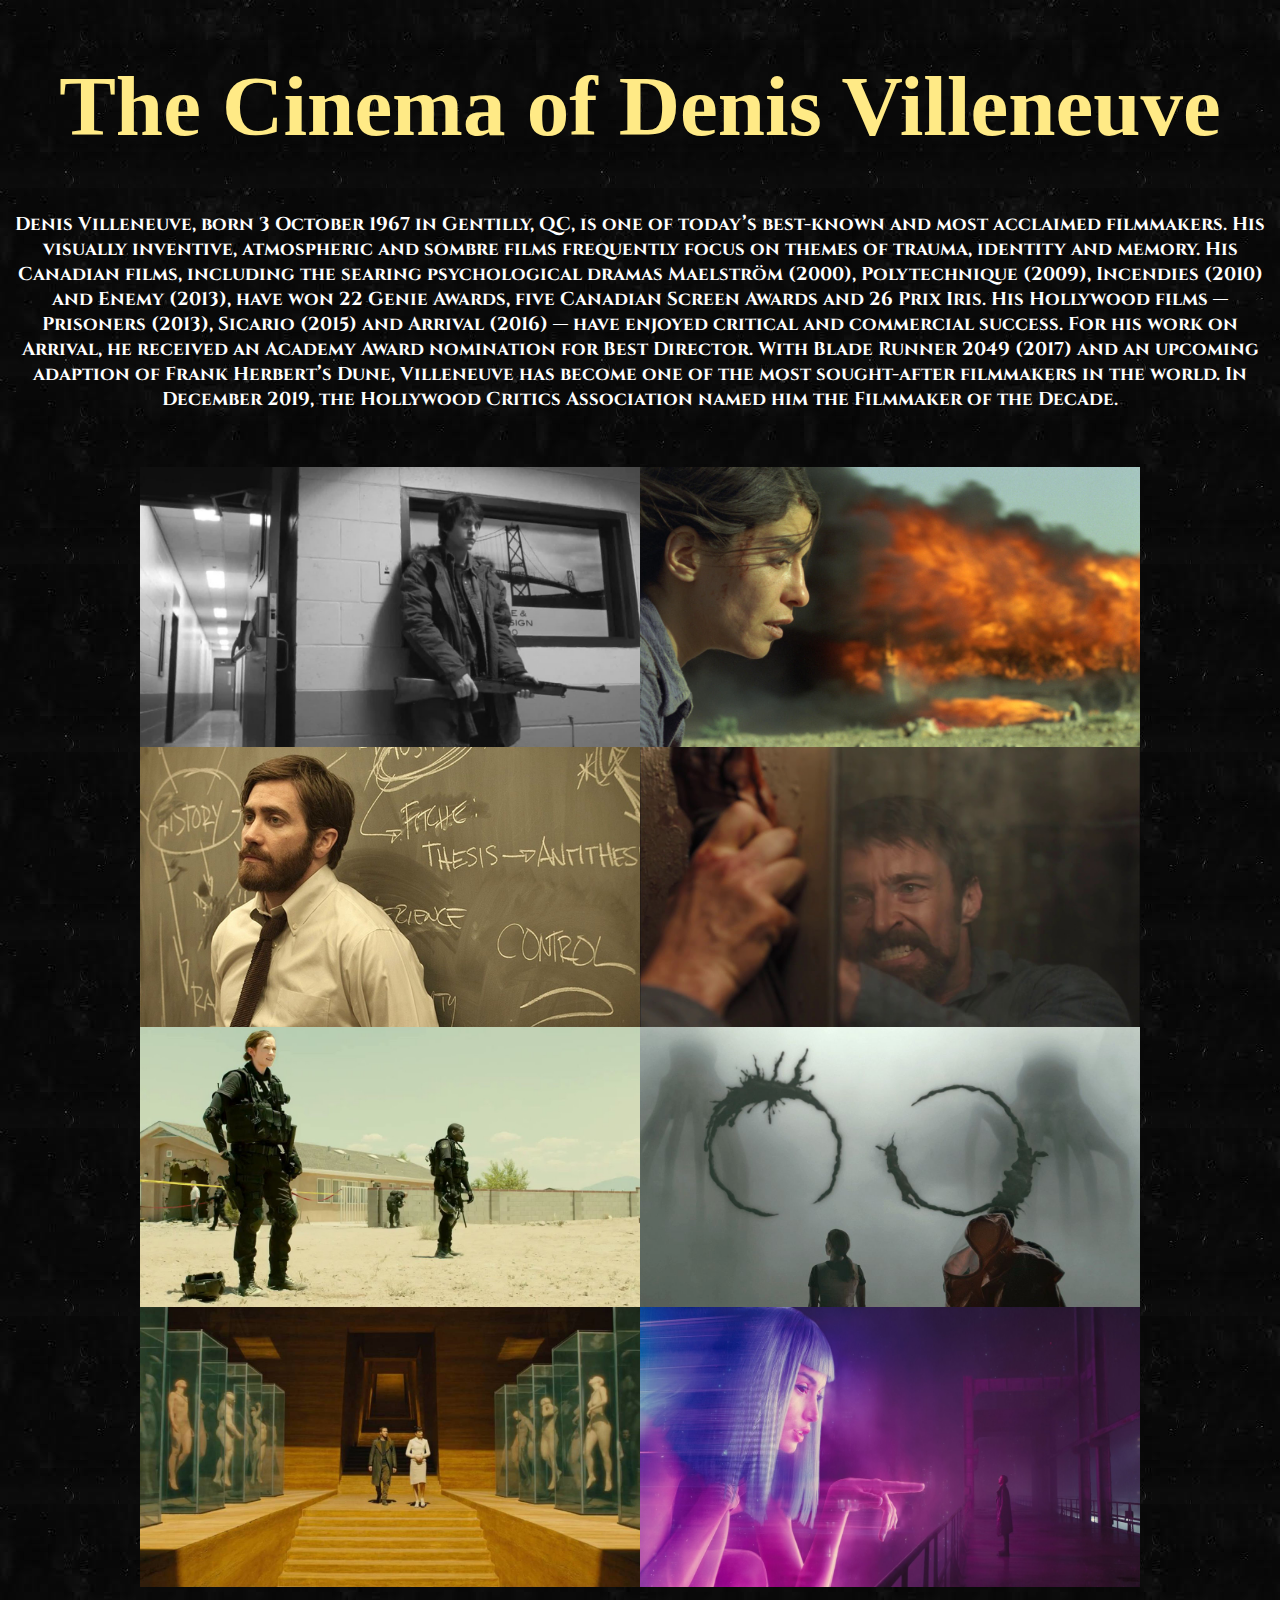
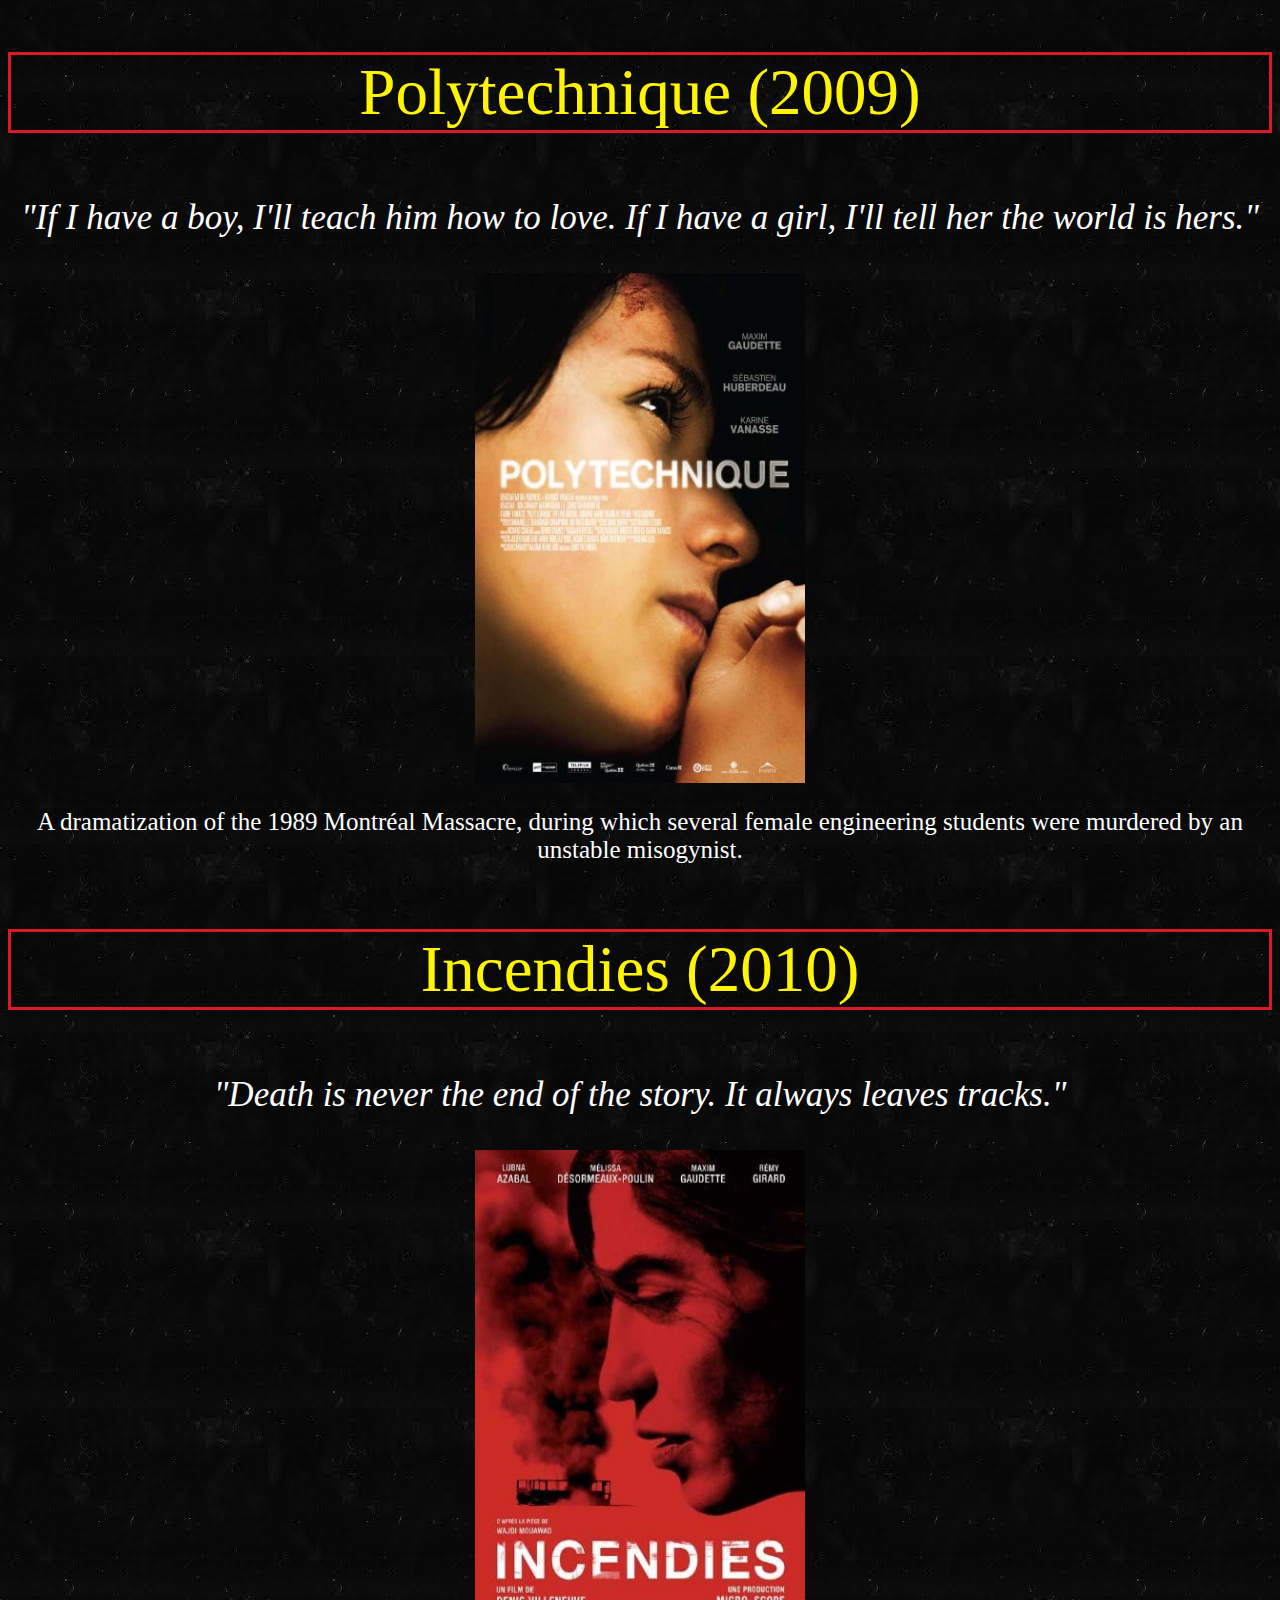
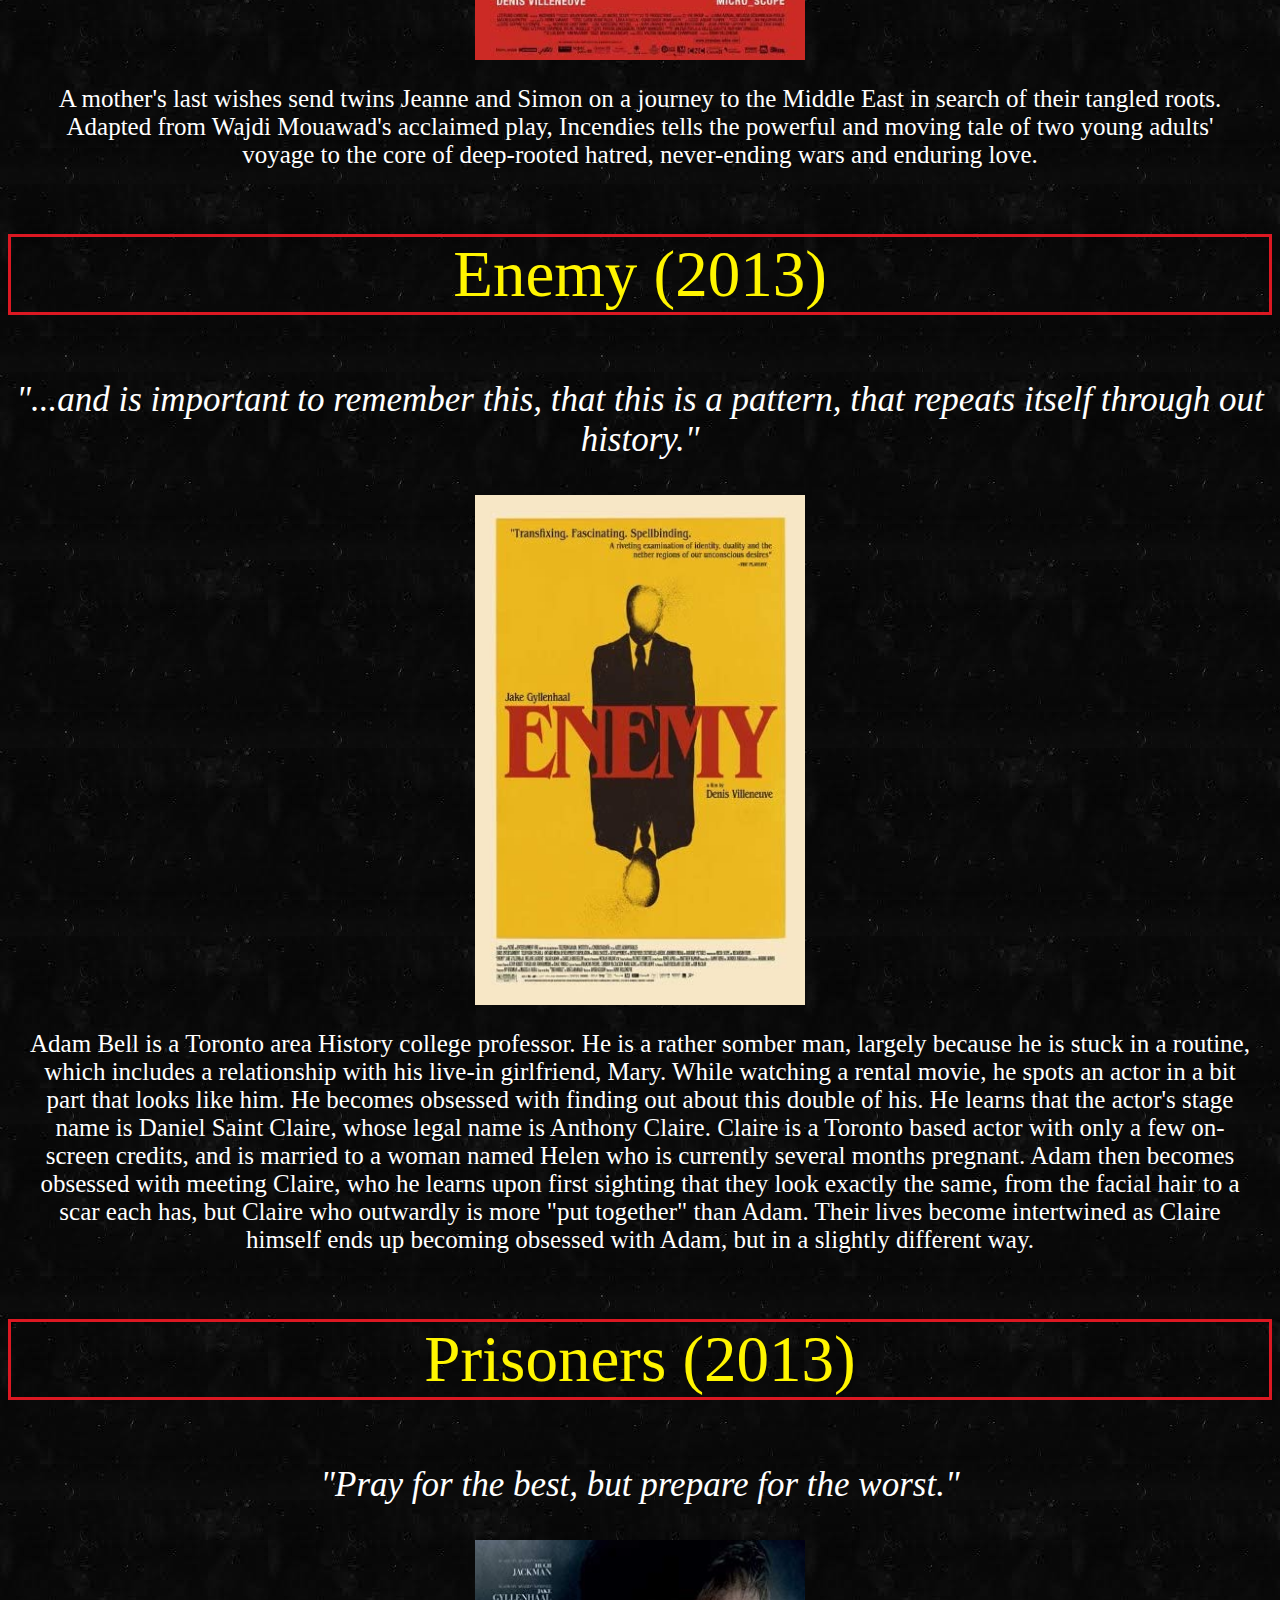
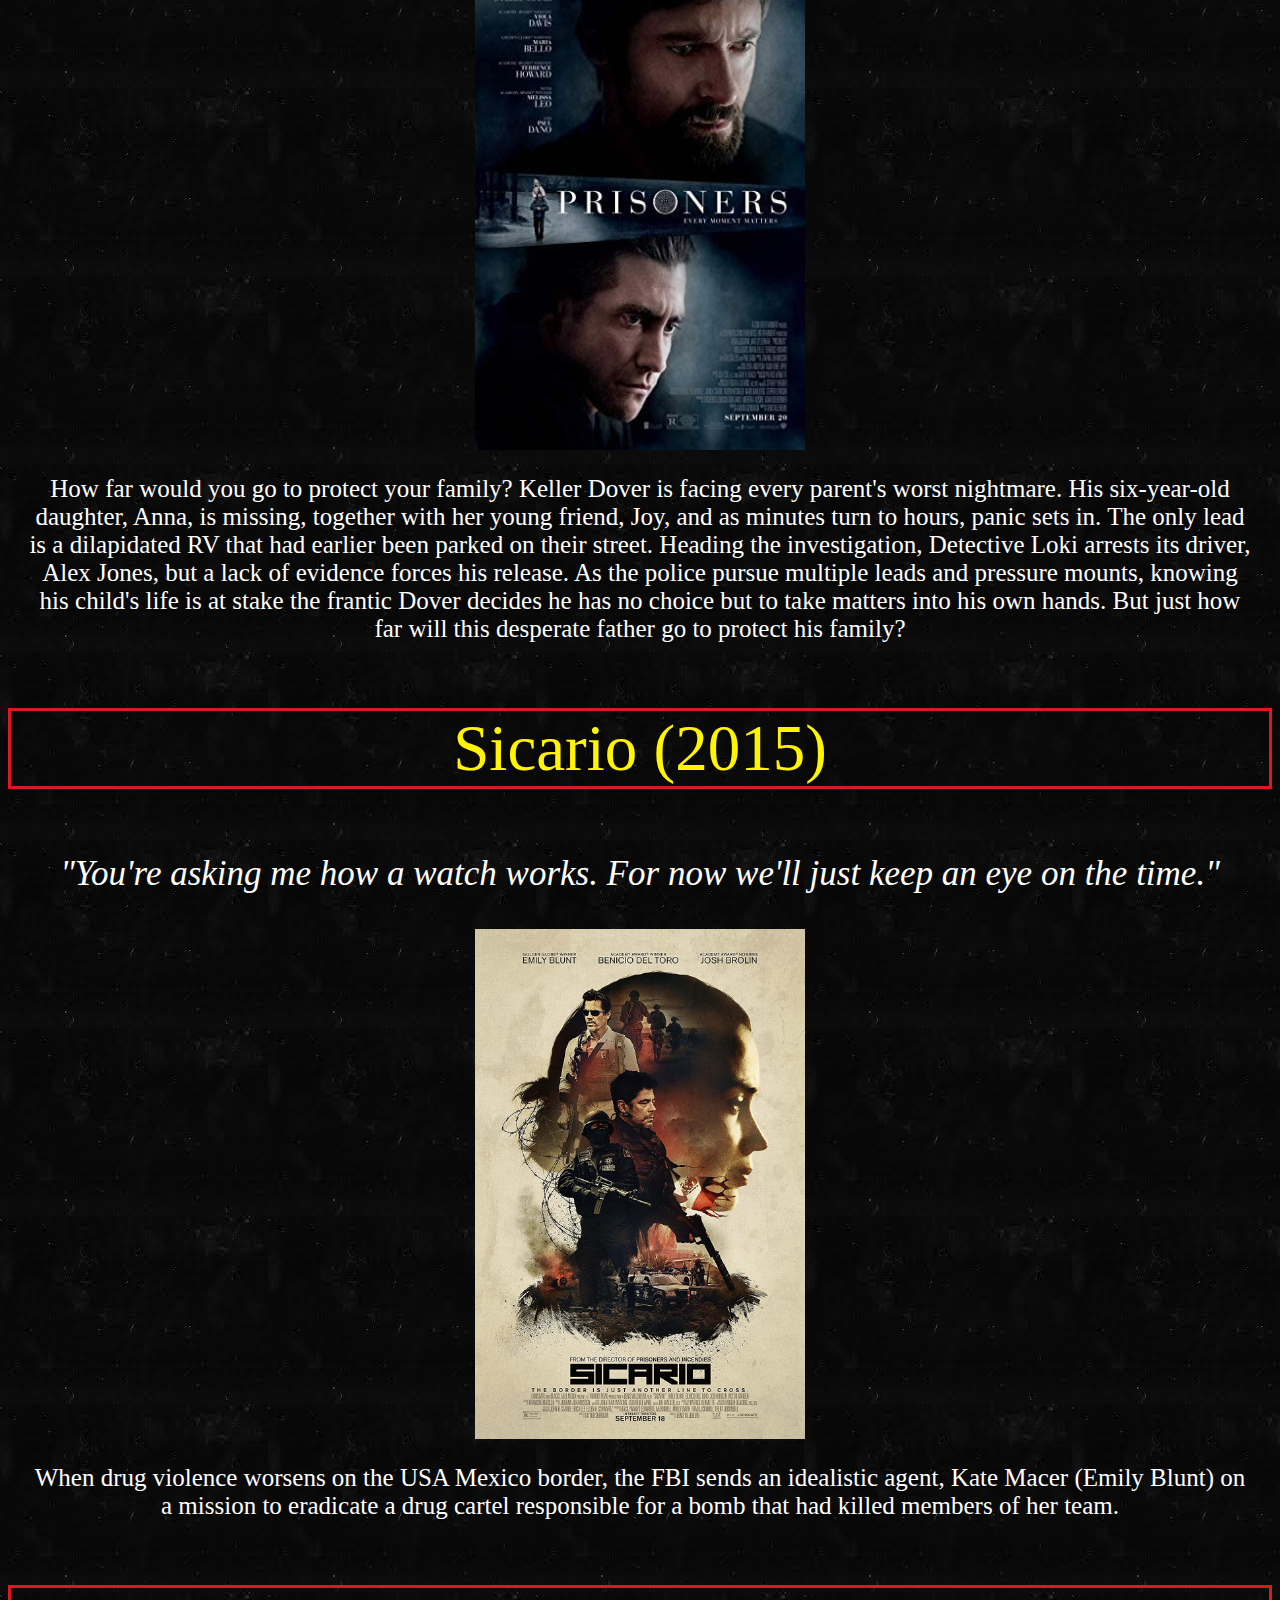
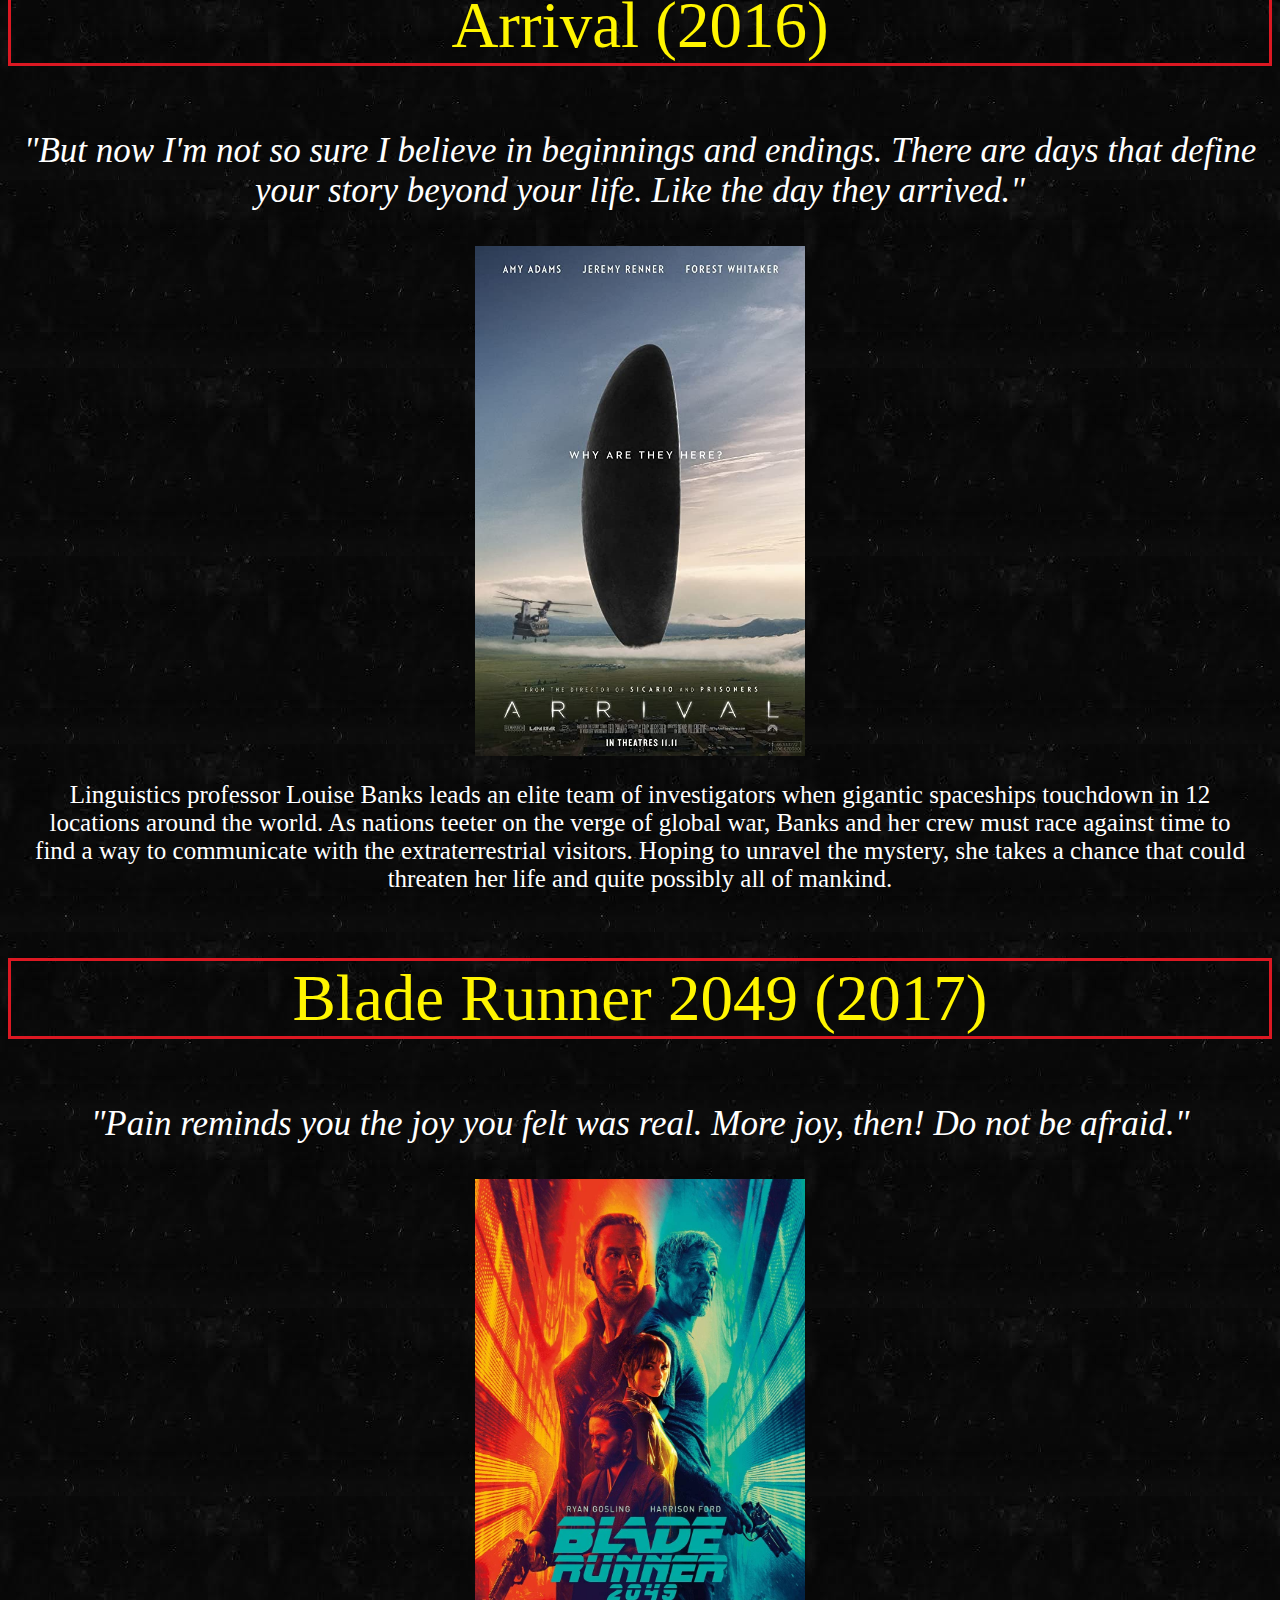
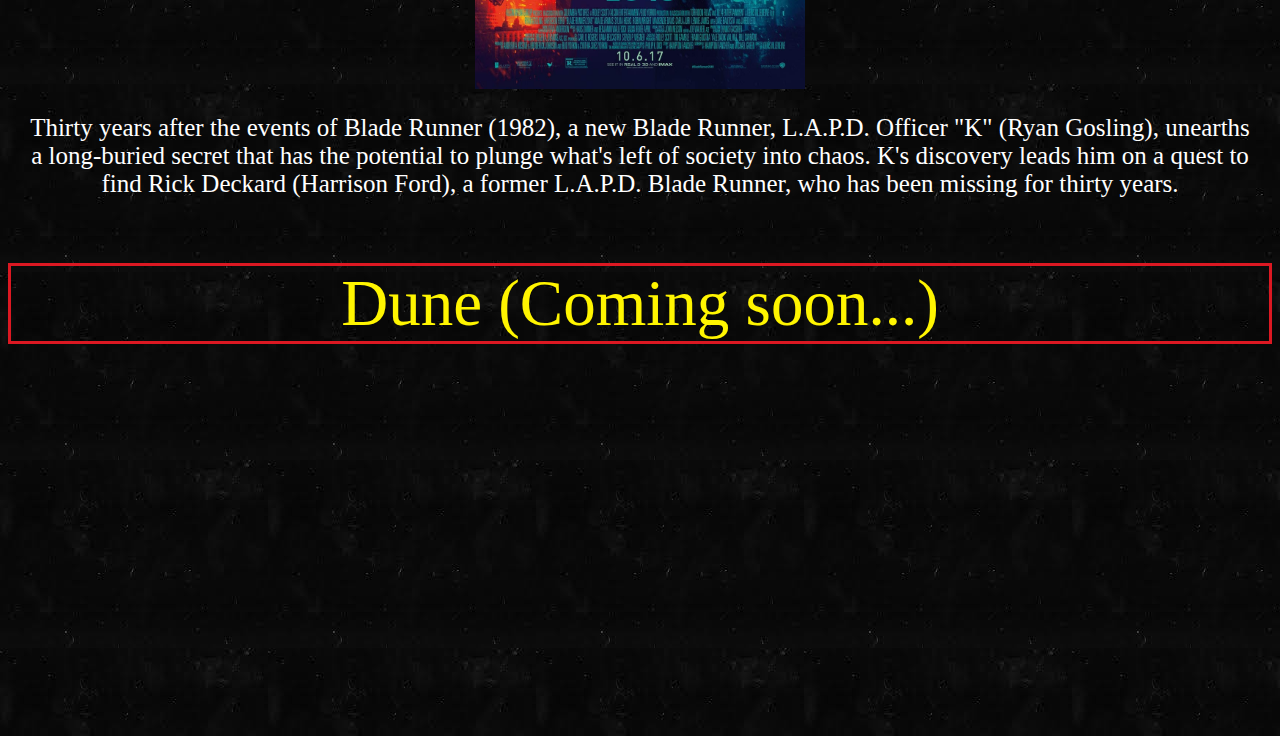
<file: index.html>
<!DOCTYPE html>
<html>
<head>
	<title>Denis VilleneuveE</title>
	<link rel="stylesheet" type="text/css" href="Villeneuve.css">
	<link href="https://fonts.googleapis.com/css2?family=Cinzel&display=swap" rel="stylesheet">
</head>
<body>
	<h1>The Cinema of Denis Villeneuve</h1>
	<h3>Denis Villeneuve, born 3 October 1967 in Gentilly, QC, is one of today’s best-known and most acclaimed filmmakers. His visually inventive, atmospheric and sombre films frequently focus on themes of trauma, identity and memory. His Canadian films, including the searing psychological dramas Maelström (2000), Polytechnique (2009), Incendies (2010) and Enemy (2013), have won 22 Genie Awards, five Canadian Screen Awards and 26 Prix Iris. His Hollywood films — Prisoners (2013), Sicario (2015) and Arrival (2016) — have enjoyed critical and commercial success. For his work on Arrival, he received an Academy Award nomination for Best Director. With Blade Runner 2049 (2017) and an upcoming adaption of Frank Herbert’s Dune, Villeneuve has become one of the most sought-after filmmakers in the world. In December 2019, the Hollywood Critics Association named him the Filmmaker of the Decade.</h3>
	<br>
	<br>
	<div class="fotos-iniciales">
		<img src="poly-inicial.jpg"> 
		<img src="incendies-inicial.jpg" > 
		<img src="jake.jpeg"> 
		<img src="prisoners-inicial.jpg"> 
		<img src="sicario-inicial.jpg"> 
		<img src="arrival-inicial.jpg"> 
		<img src="blade-inicial1.jpg"> 
		<img src="blade-inicial2.jpeg">
	</div>

	
	<div class="poly">
		<p class="title">Polytechnique (2009)</p>
		<p class="quote">"If I have a boy, I'll teach him how to love. If I have a girl, I'll tell her the world is hers."</p>
		<img src="poly.jpg" class="cover">
		<p class="synopsis">A dramatization of the 1989 Montréal Massacre, during which several female engineering students were murdered by an unstable misogynist.</p>
		

	</div>

	<div class="incendies"> 
		<p class="title"> Incendies (2010)</p>
		<p class="quote">"Death is never the end of the story. It always leaves tracks."</p>
		<img src="incendies.jpg" class="cover">
		<p class="synopsis">A mother's last wishes send twins Jeanne and Simon on a journey to the Middle East in search of their tangled roots. Adapted from Wajdi Mouawad's acclaimed play, Incendies tells the powerful and moving tale of two young adults' voyage to the core of deep-rooted hatred, never-ending wars and enduring love.</p>
		
	</div>

	<div class="enemy"> 
		<p class="title"> Enemy (2013) </p>
		<p class="quote">"...and is important to remember this, that this is a pattern, that repeats itself through out history."</p>
		<img src="enemy.jpg" class="cover">
		<p class="synopsis"> Adam Bell is a Toronto area History college professor. He is a rather somber man, largely because he is stuck in a routine, which includes a relationship with his live-in girlfriend, Mary. While watching a rental movie, he spots an actor in a bit part that looks like him. He becomes obsessed with finding out about this double of his. He learns that the actor's stage name is Daniel Saint Claire, whose legal name is Anthony Claire. Claire is a Toronto based actor with only a few on-screen credits, and is married to a woman named Helen who is currently several months pregnant. Adam then becomes obsessed with meeting Claire, who he learns upon first sighting that they look exactly the same, from the facial hair to a scar each has, but Claire who outwardly is more "put together" than Adam. Their lives become intertwined as Claire himself ends up becoming obsessed with Adam, but in a slightly different way.</p>
		
	</div>

	<div class="prisoners"> 
		<p class="title"> Prisoners (2013) </p>
		<p class="quote">"Pray for the best, but prepare for the worst."</p>
		<img src="prisoners.jpg" class="cover">
		<p class="synopsis">How far would you go to protect your family? Keller Dover is facing every parent's worst nightmare. His six-year-old daughter, Anna, is missing, together with her young friend, Joy, and as minutes turn to hours, panic sets in. The only lead is a dilapidated RV that had earlier been parked on their street. Heading the investigation, Detective Loki arrests its driver, Alex Jones, but a lack of evidence forces his release. As the police pursue multiple leads and pressure mounts, knowing his child's life is at stake the frantic Dover decides he has no choice but to take matters into his own hands. But just how far will this desperate father go to protect his family?</p>
		
	</div>

	<div class="sicario"> 
		<p class="title"> Sicario (2015) </p>
		<p class="quote">"You're asking me how a watch works. For now we'll just keep an eye on the time."</p>
		<img src="sicario.jpg" class="cover">
		<p class="synopsis">When drug violence worsens on the USA Mexico border, the FBI sends an idealistic agent, Kate Macer (Emily Blunt) on a mission to eradicate a drug cartel responsible for a bomb that had killed members of her team.</p>

		
	</div>

	<div class="arrival">
		<p class="title"> Arrival (2016) </p>
		<p class="quote">"But now I'm not so sure I believe in beginnings and endings. There are days that define your story beyond your life. Like the day they arrived."</p>
	 <img src="arrival.jpg" class="cover">
	 <p class="synopsis">Linguistics professor Louise Banks leads an elite team of investigators when gigantic spaceships touchdown in 12 locations around the world. As nations teeter on the verge of global war, Banks and her crew must race against time to find a way to communicate with the extraterrestrial visitors. Hoping to unravel the mystery, she takes a chance that could threaten her life and quite possibly all of mankind.</p>
	 
	</div>
	
	<div class="blade"> 
		<p class="title"> Blade Runner 2049 (2017) </p>
		<p class="quote">"Pain reminds you the joy you felt was real. More joy, then! Do not be afraid."</p>
		<img src="blade.jpg" class="cover"></div>
		<p class="synopsis">Thirty years after the events of Blade Runner (1982), a new Blade Runner, L.A.P.D. Officer "K" (Ryan Gosling), unearths a long-buried secret that has the potential to plunge what's left of society into chaos. K's discovery leads him on a quest to find Rick Deckard (Harrison Ford), a former L.A.P.D. Blade Runner, who has been missing for thirty years.</p>
		
	</div>

	<div class="dune">
		<p class="title"> Dune (Coming soon...)</p>
		 <iframe width="560" height="315" src="https://www.youtube.com/embed/n9xhJrPXop4" frameborder="0" allow="accelerometer; autoplay; encrypted-media; gyroscope; picture-in-picture" allowfullscreen></iframe> 

		

	</div>



		

</body>
</html>
</file>
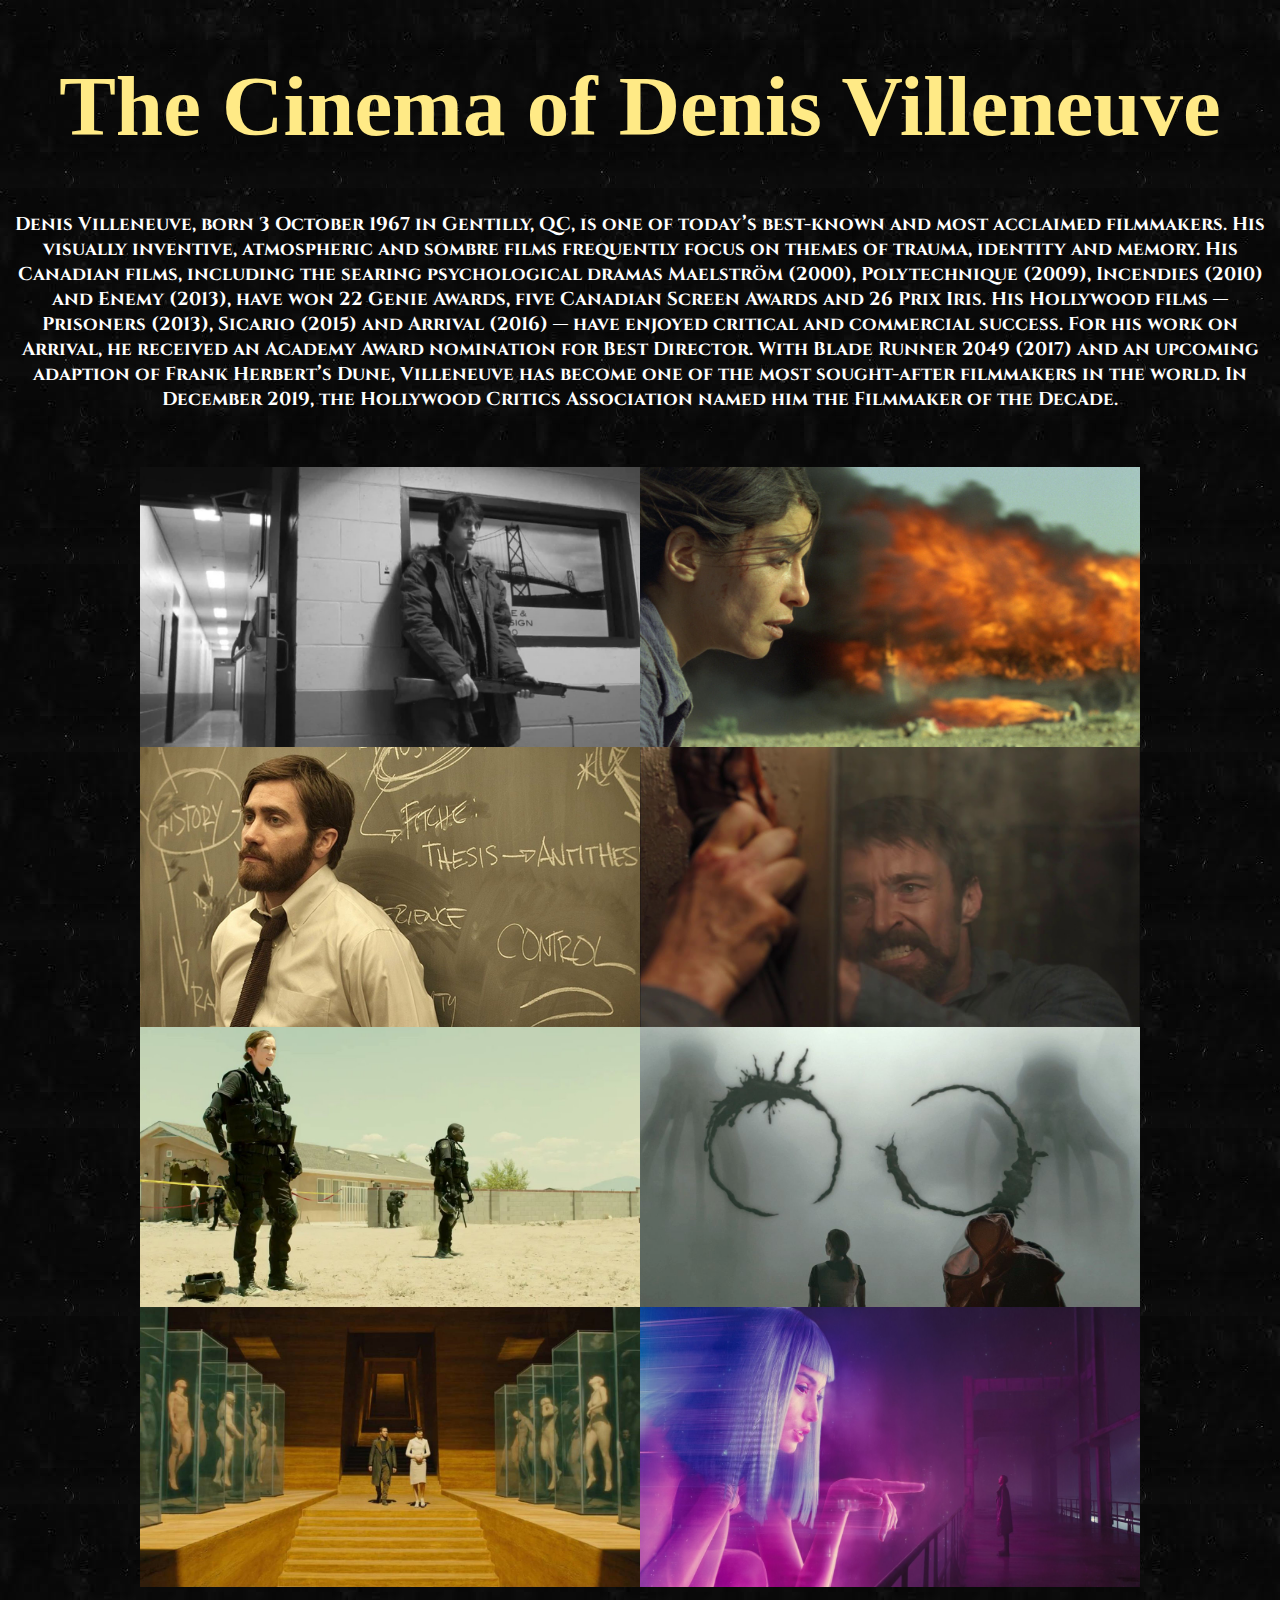
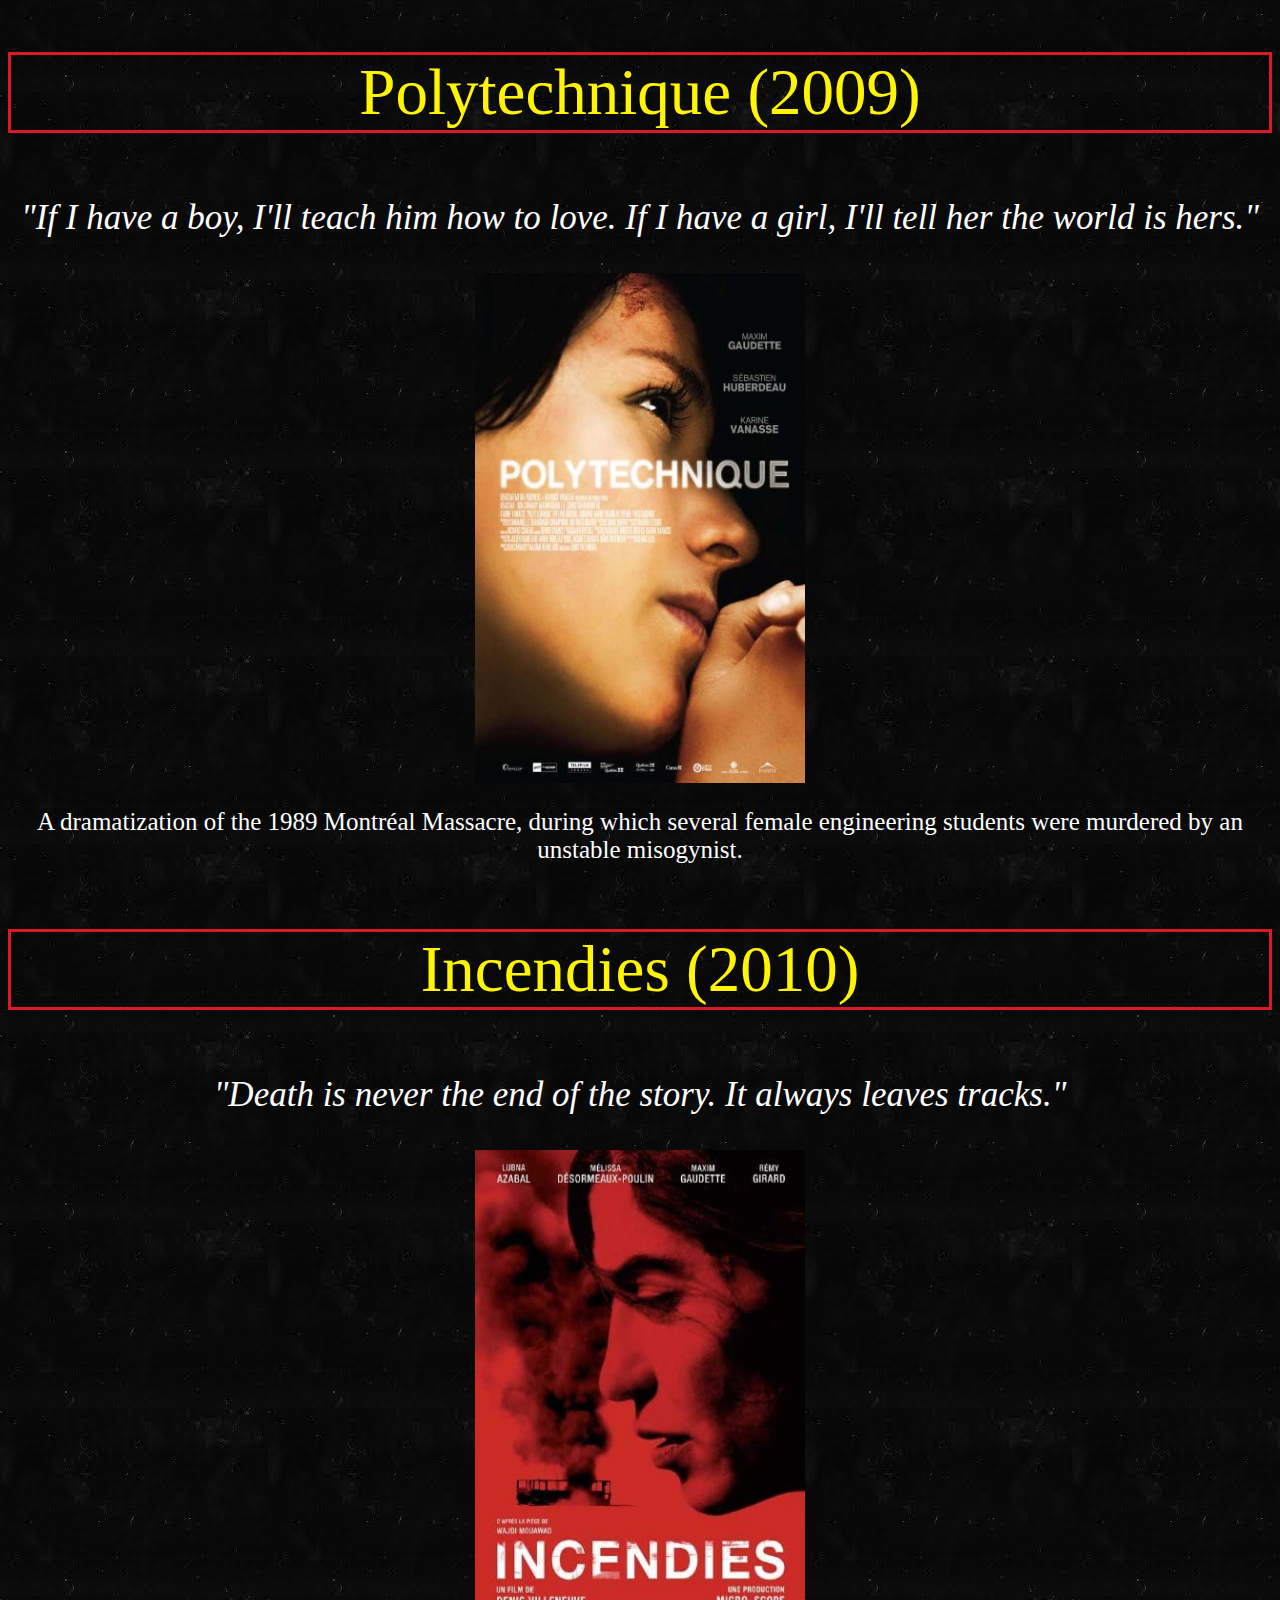
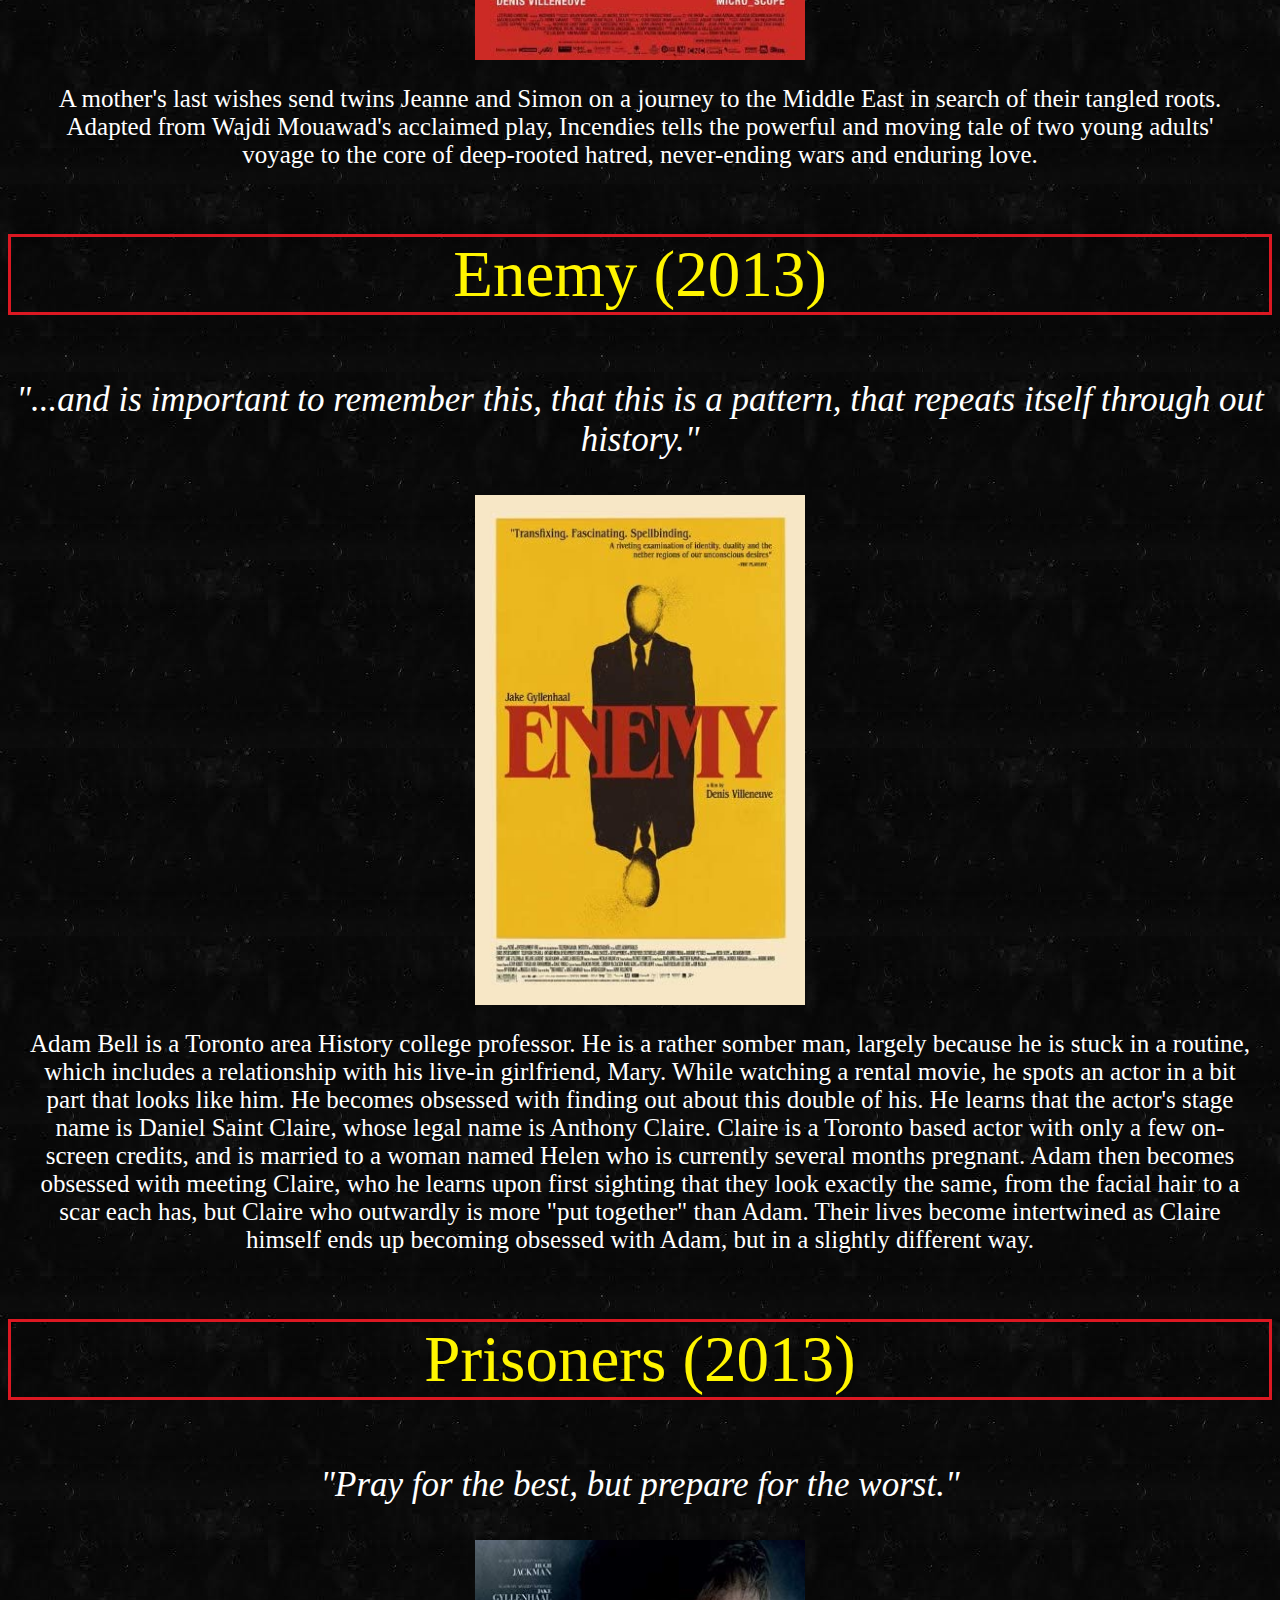
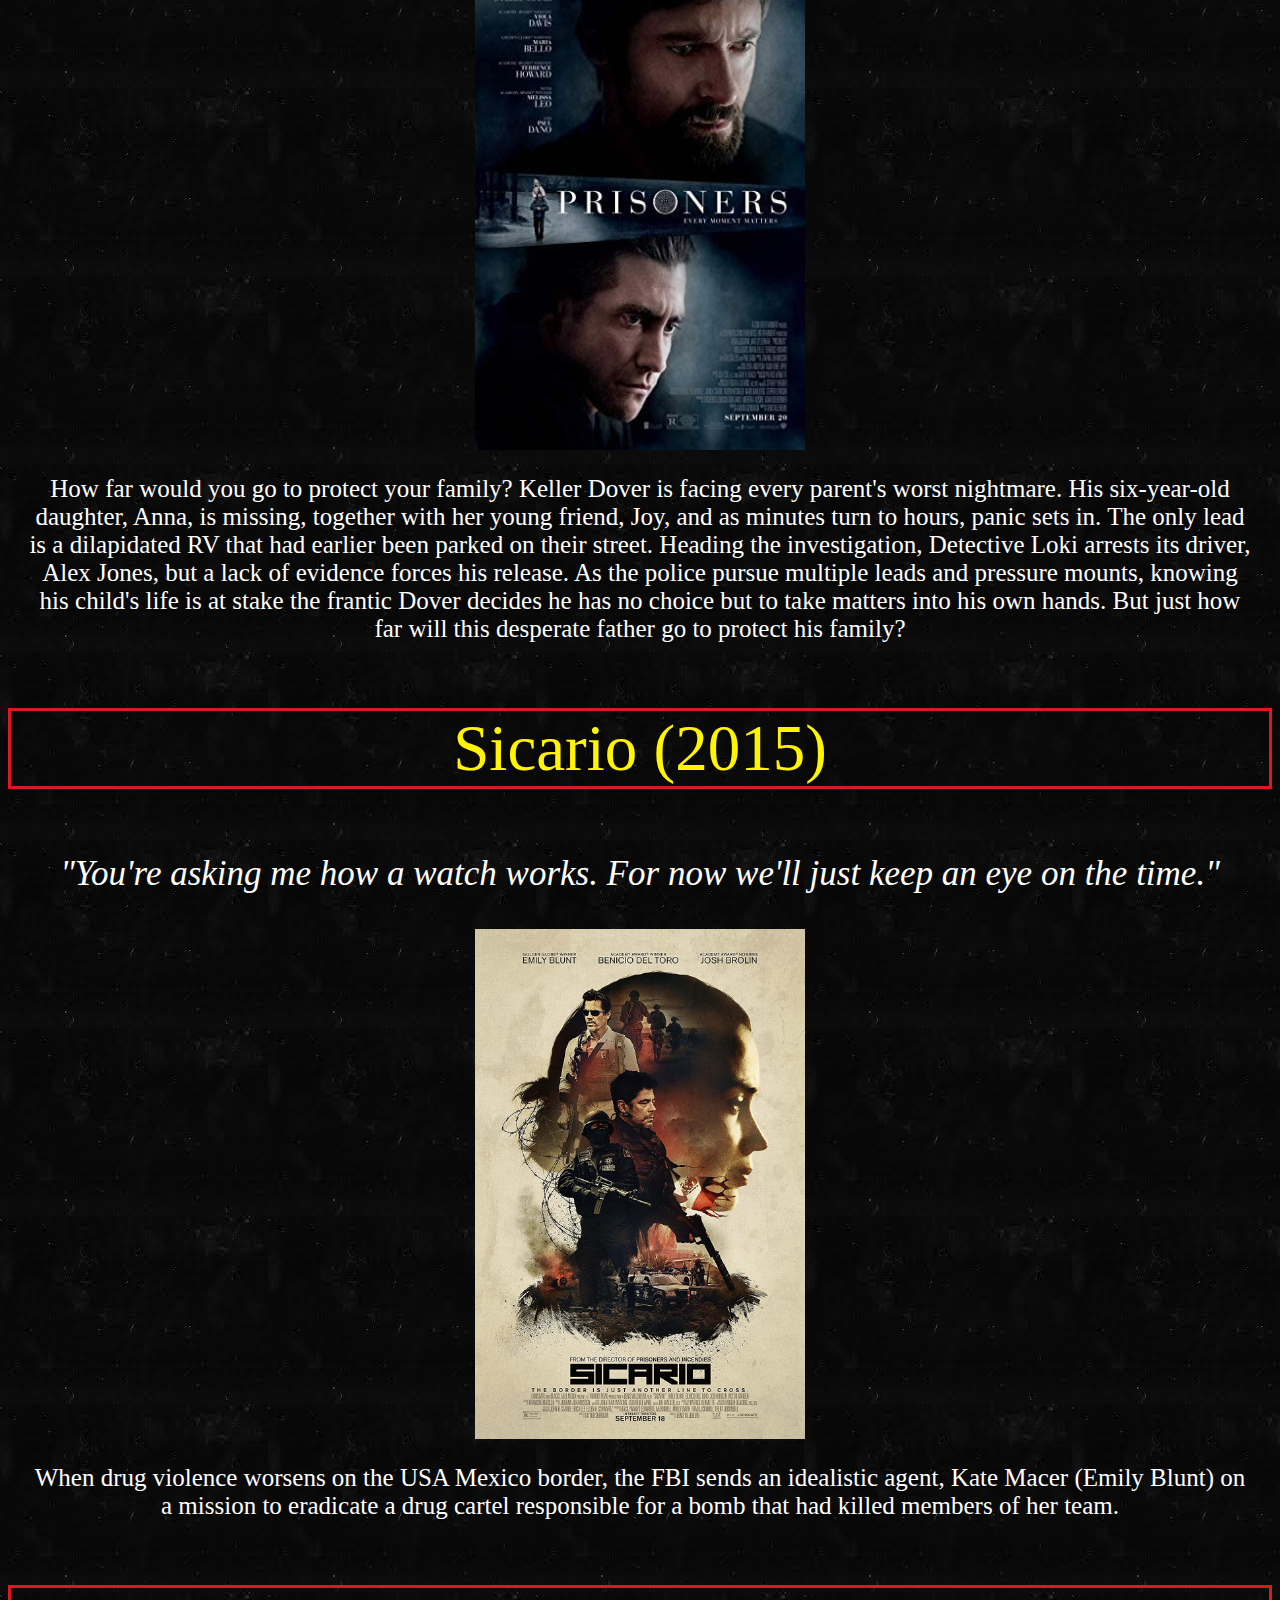
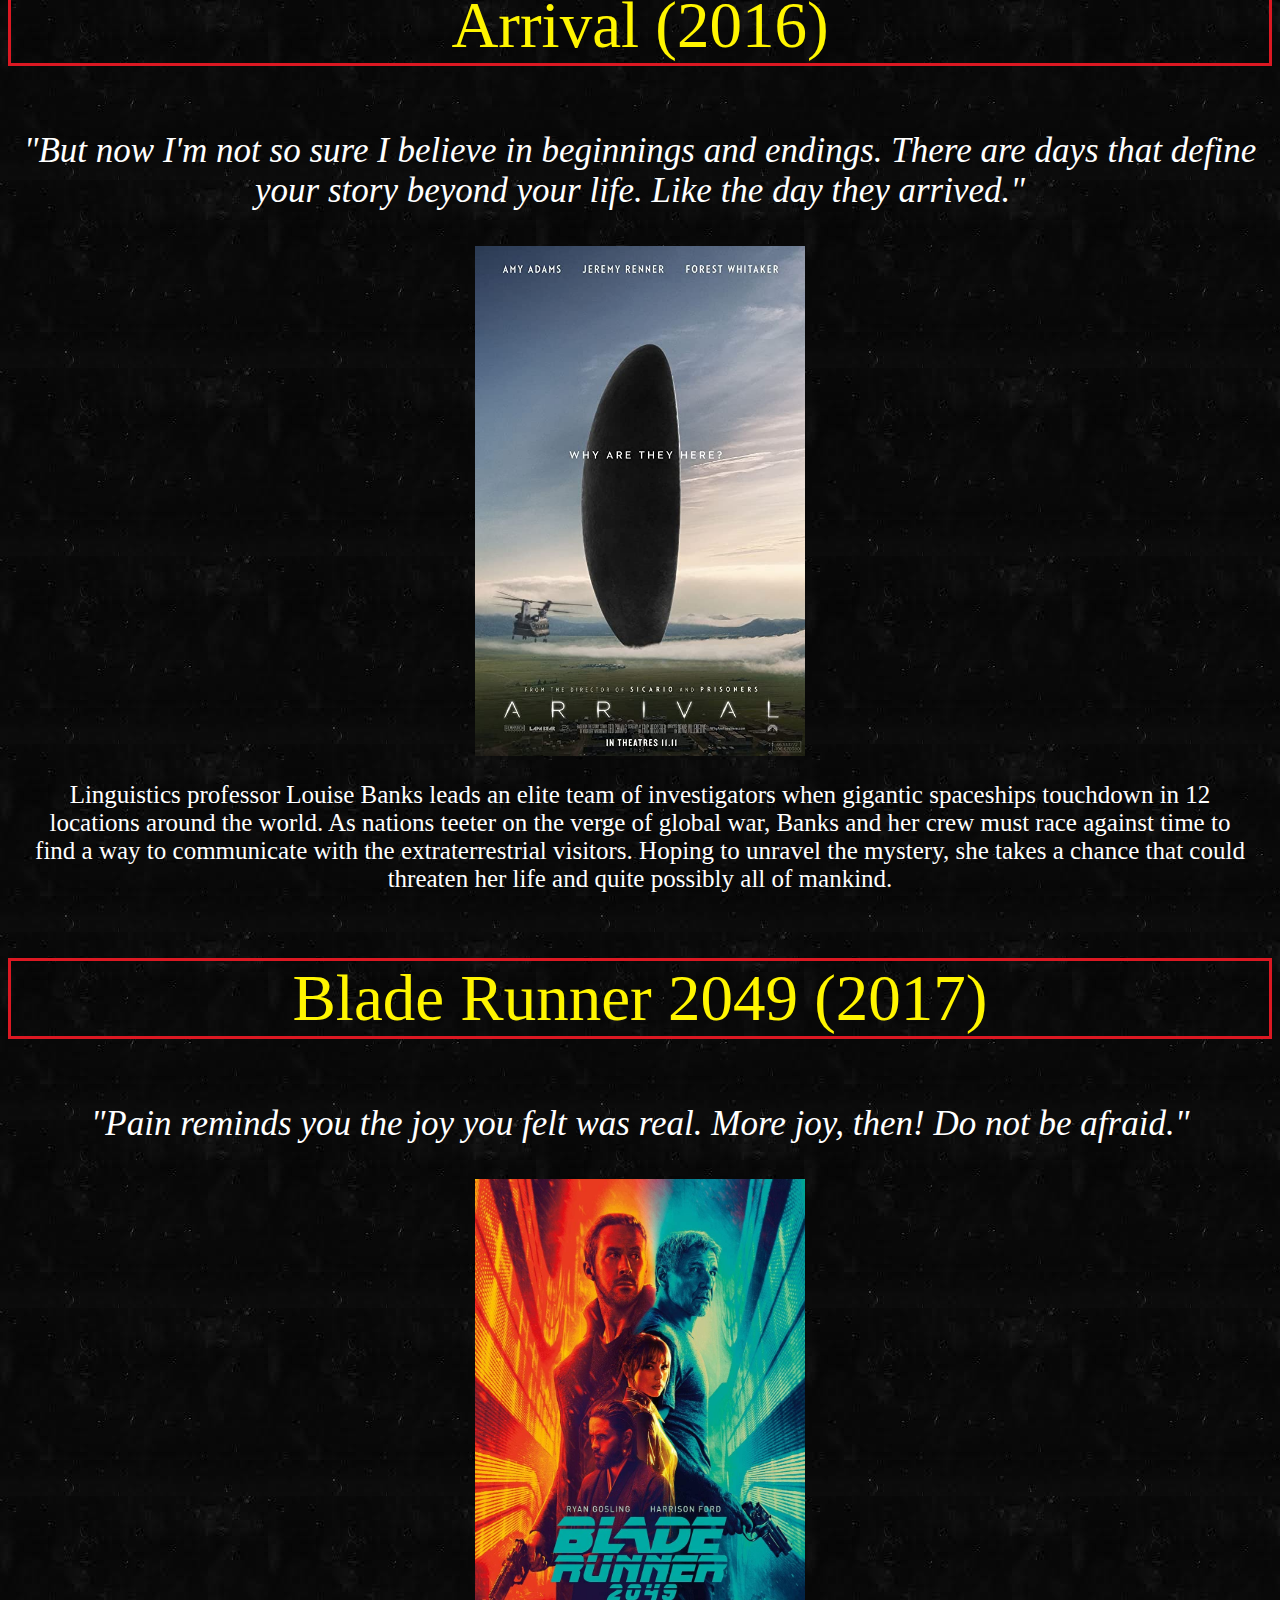
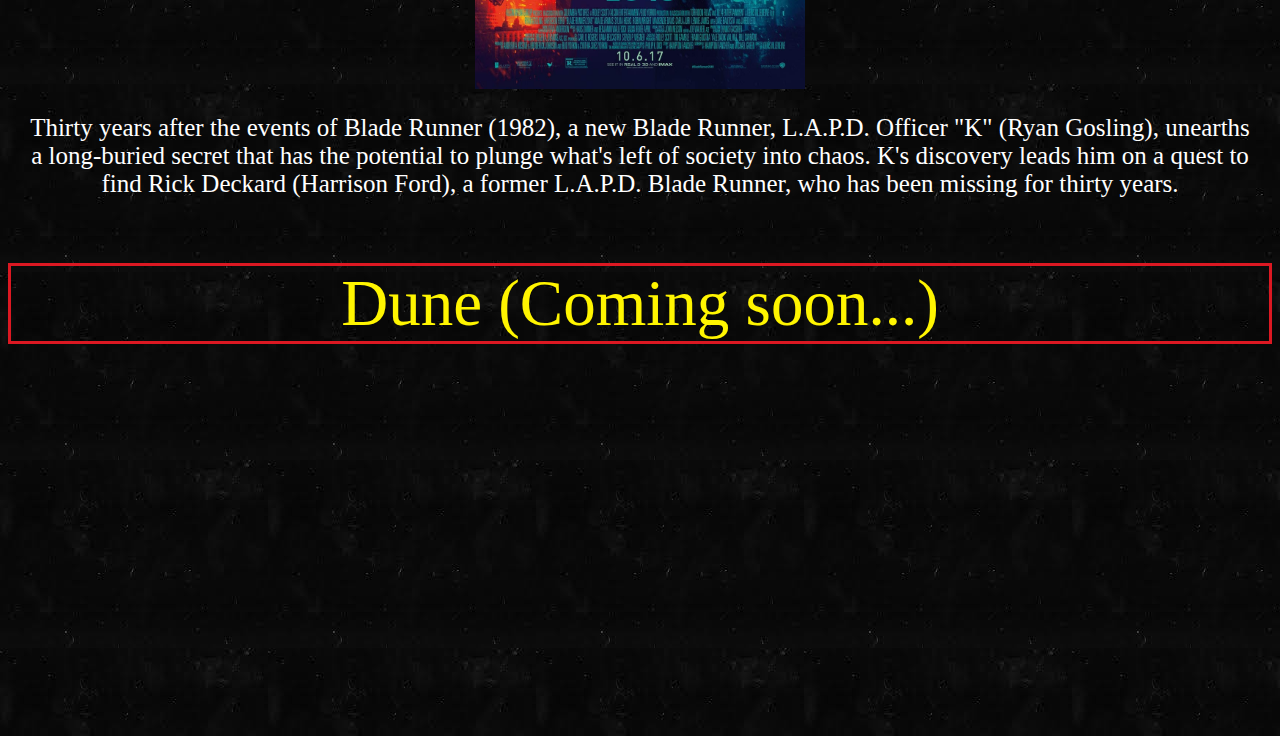
<file: Villeneuve.html>
<!DOCTYPE html>
<html>
<head>
	<title>Denis VilleneuveE</title>
	<link rel="stylesheet" type="text/css" href="Villeneuve.css">
	<link href="https://fonts.googleapis.com/css2?family=Cinzel&display=swap" rel="stylesheet">
</head>
<body>
	<h1>The Cinema of Denis Villeneuve</h1>
	<h3>Denis Villeneuve, born 3 October 1967 in Gentilly, QC, is one of today’s best-known and most acclaimed filmmakers. His visually inventive, atmospheric and sombre films frequently focus on themes of trauma, identity and memory. His Canadian films, including the searing psychological dramas Maelström (2000), Polytechnique (2009), Incendies (2010) and Enemy (2013), have won 22 Genie Awards, five Canadian Screen Awards and 26 Prix Iris. His Hollywood films — Prisoners (2013), Sicario (2015) and Arrival (2016) — have enjoyed critical and commercial success. For his work on Arrival, he received an Academy Award nomination for Best Director. With Blade Runner 2049 (2017) and an upcoming adaption of Frank Herbert’s Dune, Villeneuve has become one of the most sought-after filmmakers in the world. In December 2019, the Hollywood Critics Association named him the Filmmaker of the Decade.</h3>
	<br>
	<br>
	<div class="fotos-iniciales">
		<img src="poly-inicial.jpg"> 
		<img src="incendies-inicial.jpg" > 
		<img src="jake.jpeg"> 
		<img src="prisoners-inicial.jpg"> 
		<img src="sicario-inicial.jpg"> 
		<img src="arrival-inicial.jpg"> 
		<img src="blade-inicial1.jpg"> 
		<img src="blade-inicial2.jpeg">
	</div>

	
	<div class="poly">
		<p class="title">Polytechnique (2009)</p>
		<p class="quote">"If I have a boy, I'll teach him how to love. If I have a girl, I'll tell her the world is hers."</p>
		<img src="poly.jpg" class="cover">
		<p class="synopsis">A dramatization of the 1989 Montréal Massacre, during which several female engineering students were murdered by an unstable misogynist.</p>
		

	</div>

	<div class="incendies"> 
		<p class="title"> Incendies (2010)</p>
		<p class="quote">"Death is never the end of the story. It always leaves tracks."</p>
		<img src="incendies.jpg" class="cover">
		<p class="synopsis">A mother's last wishes send twins Jeanne and Simon on a journey to the Middle East in search of their tangled roots. Adapted from Wajdi Mouawad's acclaimed play, Incendies tells the powerful and moving tale of two young adults' voyage to the core of deep-rooted hatred, never-ending wars and enduring love.</p>
		
	</div>

	<div class="enemy"> 
		<p class="title"> Enemy (2013) </p>
		<p class="quote">"...and is important to remember this, that this is a pattern, that repeats itself through out history."</p>
		<img src="enemy.jpg" class="cover">
		<p class="synopsis"> Adam Bell is a Toronto area History college professor. He is a rather somber man, largely because he is stuck in a routine, which includes a relationship with his live-in girlfriend, Mary. While watching a rental movie, he spots an actor in a bit part that looks like him. He becomes obsessed with finding out about this double of his. He learns that the actor's stage name is Daniel Saint Claire, whose legal name is Anthony Claire. Claire is a Toronto based actor with only a few on-screen credits, and is married to a woman named Helen who is currently several months pregnant. Adam then becomes obsessed with meeting Claire, who he learns upon first sighting that they look exactly the same, from the facial hair to a scar each has, but Claire who outwardly is more "put together" than Adam. Their lives become intertwined as Claire himself ends up becoming obsessed with Adam, but in a slightly different way.</p>
		
	</div>

	<div class="prisoners"> 
		<p class="title"> Prisoners (2013) </p>
		<p class="quote">"Pray for the best, but prepare for the worst."</p>
		<img src="prisoners.jpg" class="cover">
		<p class="synopsis">How far would you go to protect your family? Keller Dover is facing every parent's worst nightmare. His six-year-old daughter, Anna, is missing, together with her young friend, Joy, and as minutes turn to hours, panic sets in. The only lead is a dilapidated RV that had earlier been parked on their street. Heading the investigation, Detective Loki arrests its driver, Alex Jones, but a lack of evidence forces his release. As the police pursue multiple leads and pressure mounts, knowing his child's life is at stake the frantic Dover decides he has no choice but to take matters into his own hands. But just how far will this desperate father go to protect his family?</p>
		
	</div>

	<div class="sicario"> 
		<p class="title"> Sicario (2015) </p>
		<p class="quote">"You're asking me how a watch works. For now we'll just keep an eye on the time."</p>
		<img src="sicario.jpg" class="cover">
		<p class="synopsis">When drug violence worsens on the USA Mexico border, the FBI sends an idealistic agent, Kate Macer (Emily Blunt) on a mission to eradicate a drug cartel responsible for a bomb that had killed members of her team.</p>

		
	</div>

	<div class="arrival">
		<p class="title"> Arrival (2016) </p>
		<p class="quote">"But now I'm not so sure I believe in beginnings and endings. There are days that define your story beyond your life. Like the day they arrived."</p>
	 <img src="arrival.jpg" class="cover">
	 <p class="synopsis">Linguistics professor Louise Banks leads an elite team of investigators when gigantic spaceships touchdown in 12 locations around the world. As nations teeter on the verge of global war, Banks and her crew must race against time to find a way to communicate with the extraterrestrial visitors. Hoping to unravel the mystery, she takes a chance that could threaten her life and quite possibly all of mankind.</p>
	 
	</div>
	
	<div class="blade"> 
		<p class="title"> Blade Runner 2049 (2017) </p>
		<p class="quote">"Pain reminds you the joy you felt was real. More joy, then! Do not be afraid."</p>
		<img src="blade.jpg" class="cover"></div>
		<p class="synopsis">Thirty years after the events of Blade Runner (1982), a new Blade Runner, L.A.P.D. Officer "K" (Ryan Gosling), unearths a long-buried secret that has the potential to plunge what's left of society into chaos. K's discovery leads him on a quest to find Rick Deckard (Harrison Ford), a former L.A.P.D. Blade Runner, who has been missing for thirty years.</p>
		
	</div>

	<div class="dune">
		<p class="title"> Dune (Coming soon...)</p>
		 <iframe width="560" height="315" src="https://www.youtube.com/embed/n9xhJrPXop4" frameborder="0" allow="accelerometer; autoplay; encrypted-media; gyroscope; picture-in-picture" allowfullscreen></iframe> 

		

	</div>



		

</body>
</html>
</file>
<file: Villeneuve.css>
body {
	background-image: url(background.jfif);
}

h1 {
	font-family: fantasy; 
	color: rgb(255, 234, 134);
	text-align: center;
	font-size: 85px;

}

h3 {
	text-align: center;
	font-family: 'Cinzel', serif;
	color: white;
}

.fotos-iniciales {
	display: flex;
	justify-content: center;
	flex-wrap: wrap;
}


.fotos-iniciales img {
	width: 500px;
	height: 280px;
	display: flex;
	transition: all 1s;
}

.fotos-iniciales img:hover {
	transform:scale(1.1);
}

.title {
	font-size: 65px;
	color: rgb(255, 245, 0);
	text-align: center;
	border: 3px solid rgb(220, 24, 34);
}
.quote {
	color: white;
	font-size: 35px;
	font-style: italic;
	text-align: center;
}


.synopsis {
	color: white;
	padding-left: 20px;
	padding-right: 20px;
	text-align: center;
	font-size: 25px;
}

.cover {
	height: 510px;
	width: 330px;
	display: block;
	margin-left: auto;
	margin-right: auto;
	display: flex;
	transition: all 1s;
}

img:hover {
	transform:scale(1.1);
}

.dune {
	text-align: center;
}
</file>
